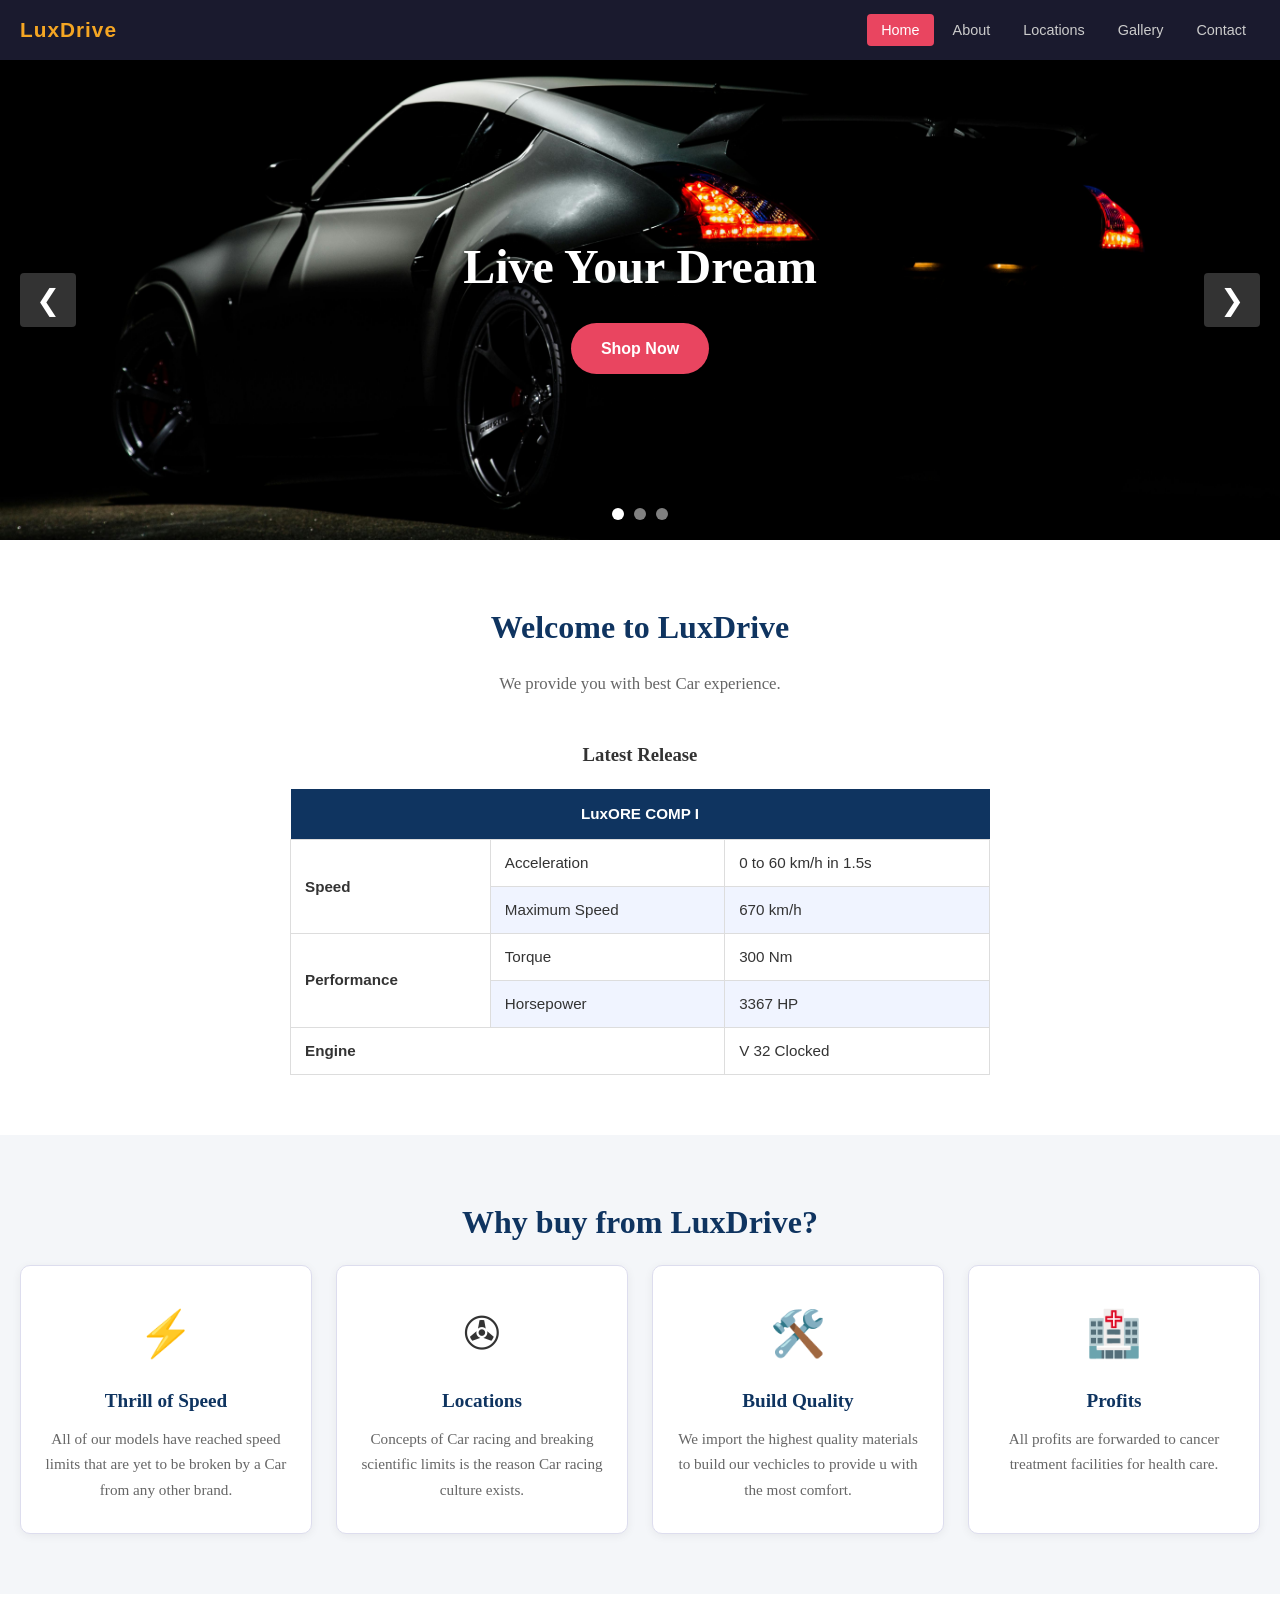
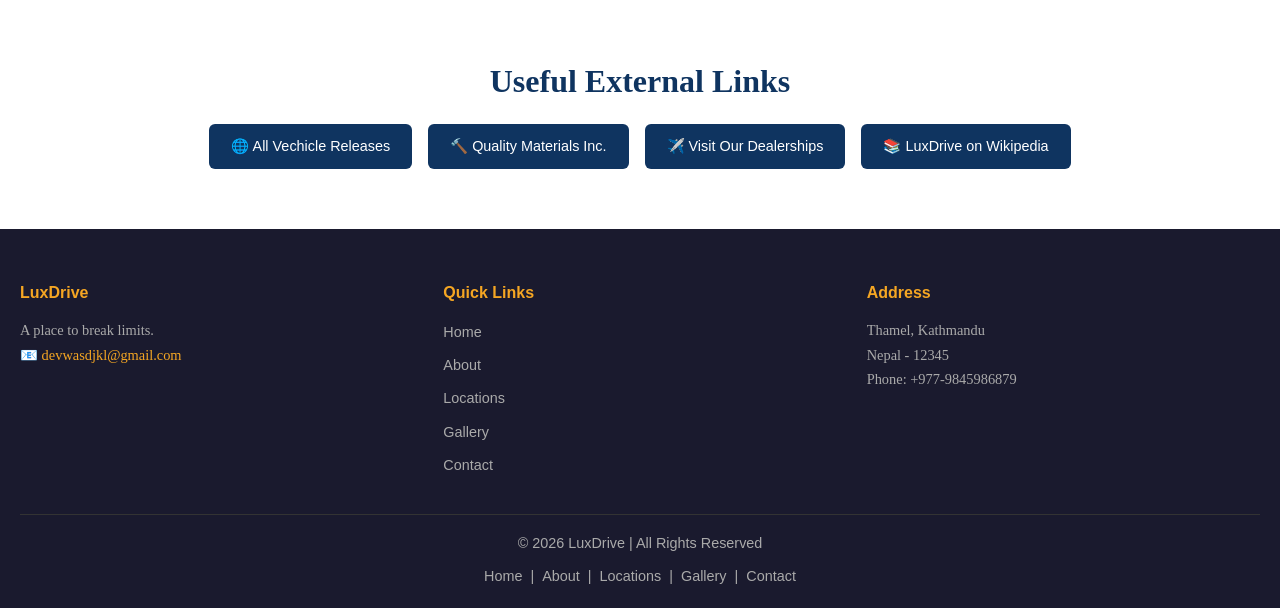
<file: index.html>
<!DOCTYPE html>
<html lang="en">
<head>
  <meta charset="UTF-8" />
  <meta name="viewport" content="width=device-width, initial-scale=1.0"/>
  <title>LuxDrive - Home</title>
  <link rel="stylesheet" href="style.css" />
</head>
<body>

  <!-- NAVIGATION -->
  <nav class="navbar">
    <div class="nav-container">
      <div class="logo">LuxDrive</div>
      <ul class="nav-links">
        <li><a href="index.html" class="active">Home</a></li>
        <li><a href="about.html">About</a></li>
        <li><a href="Locations.html">Locations</a></li>
        <li><a href="gallery.html">Gallery</a></li>
        <li><a href="contact.html">Contact</a></li>
      </ul>
    </div>
  </nav>

  <!-- IMAGE SLIDER / BANNER -->
  <section class="slider">
    <div class="slides">
      <div class="slide active" style="background-image: url('Car2.jpg'); background-size: cover; background-position: center;">
        <div class="slide-content">
          <h1>Live Your Dream</h1>
          <a href="Locations.html" class="btn">Shop Now</a>
        </div>
      </div>
      <div class="slide" style="background-image: url('Car.jpg'); background-size: cover; background-position: center;">
        <div class="slide-content">
          <h1>Discover Your Dream</h1>
          <a href="about.html" class="btn">Learn More</a>
        </div>
      </div>
      <div class="slide" style="background-image: url('Car3.jpg'); background-size: cover; background-position: center;">
        <div class="slide-content">
          <h1>Find Your Dream</h1>
          <a href="gallery.html" class="btn">See Gallery</a>
        </div>
      </div>
    </div>
    <button class="slider-btn prev" onclick="changeSlide(-1)">&#10094;</button>
    <button class="slider-btn next" onclick="changeSlide(1)">&#10095;</button>
    <div class="dots">
      <span class="dot active" onclick="goToSlide(0)"></span>
      <span class="dot" onclick="goToSlide(1)"></span>
      <span class="dot" onclick="goToSlide(2)"></span>
    </div>
  </section>

  <!-- WELCOME SECTION -->
  <section class="section">
    <div class="container">
      <h2 class="section-title">Welcome to LuxDrive</h2>
      <p class="section-desc">We provide you with best Car experience.</p>

      <!-- HIGHLIGHTS TABLE with colspan/rowspan -->
      <h3 style="text-align:center; margin: 1em;">Latest Release</h3>
      <div class="table-wrap">
        <table class="info-table">
          <thead>
            <tr>
              <th colspan="3">LuxORE COMP I</th>
            </tr>
          </thead>
          <tbody>
            <tr>
              <td rowspan="2"><strong>Speed</strong></td>
              <td>Acceleration</td>
              <td>0 to 60 km/h in 1.5s</td>

            </tr>
            <tr>
              <td>Maximum Speed</td>
              <td>670 km/h</td>
            </tr>
            <tr>
              <td rowspan="2"><strong>Performance</strong></td>
              <td>Torque</td>
              <td>300 Nm</td>
            </tr>
            <tr>
              <td>Horsepower</td>
              <td>3367 HP</td>
            </tr>
            <tr>
              <td colspan="2"><strong>Engine</strong></td>
              <td>V 32 Clocked</td>
            </tr>
          </tbody>
        </table>
      </div>
    </div>
  </section>

  <!-- FEATURE CARDS -->
  <section class="section bg-light">
    <div class="container">
      <h2 class="section-title">Why buy from LuxDrive?</h2>
      <div class="cards">
        <div class="card">
          <div class="card-icon">⚡</div>
          <h3>Thrill of Speed</h3>
          <p>All of our models have reached speed limits that are yet to be broken by a Car from any other brand.</p>
        </div>
        <div class="card">
          <div class="card-icon">✇</div>
          <h3>Locations</h3>
          <p>Concepts of Car racing and breaking scientific limits is the reason Car racing culture exists.</p>
        </div>
        <div class="card">
          <div class="card-icon">🛠️</div>
          <h3>Build Quality</h3>
          <p>We import the highest quality materials to build our vechicles to provide u with the most comfort.</p>
        </div>
        <div class="card">
          <div class="card-icon">🏥</div>
          <h3>Profits</h3>
          <p>All profits are forwarded to cancer treatment facilities for health care.</p>
        </div>
      </div>
    </div>
  </section>

  <!-- EXTERNAL LINKS -->
  <section class="section">
    <div class="container">
      <h2 class="section-title">Useful External Links</h2>
      <div class="ext-links">
        <a href="https://www.supercars.net/blog/full-model-list/concept-car-database/" target="_blank" class="ext-link">🌐 All Vechicle Releases</a>
        <a href="https://www.alibaba.com/showroom/pure-metals-and-alloys.html" target="_blank" class="ext-link">🔨 Quality Materials Inc.</a>
        <a href="https://bmw-laxmi.com.np/" target="_blank" class="ext-link">✈️ Visit Our Dealerships</a>
        <a href="https://en.wikipedia.org/wiki/Batmobile" target="_blank" class="ext-link">📚 LuxDrive on Wikipedia</a>
      </div>
    </div>
  </section>

  <!-- FOOTER -->
  <footer class="footer">
    <div class="container">
      <div class="footer-grid">
        <div>
          <h4>LuxDrive</h4>
          <p>A place to break limits.</p>
          <p>📧 <a href="mailto:devwasdjkl@gmail.com" class="footer-link">devwasdjkl@gmail.com</a></p>
        </div>
        <div>
          <h4>Quick Links</h4>
          <ul class="footer-nav">
            <li><a href="index.html">Home</a></li>
            <li><a href="about.html">About</a></li>
            <li><a href="Locations.html">Locations</a></li>
            <li><a href="gallery.html">Gallery</a></li>
            <li><a href="contact.html">Contact</a></li>
          </ul>
        </div>
        <div>
          <h4>Address</h4>
          <p>Thamel, Kathmandu<br/>Nepal - 12345<br/>Phone: +977-9845986879</p>
        </div>
      </div>
      <div class="footer-bottom">
        <p>© 2026 LuxDrive | All Rights Reserved</p>
        <p class="text-nav">
          <a href="index.html">Home</a> |
          <a href="about.html">About</a> |
          <a href="Locations.html">Locations</a> |
          <a href="gallery.html">Gallery</a> |
          <a href="contact.html">Contact</a>
        </p>
      </div>
    </div>
  </footer>

  <script src="slider.js"></script>
</body>
</html>
</file>
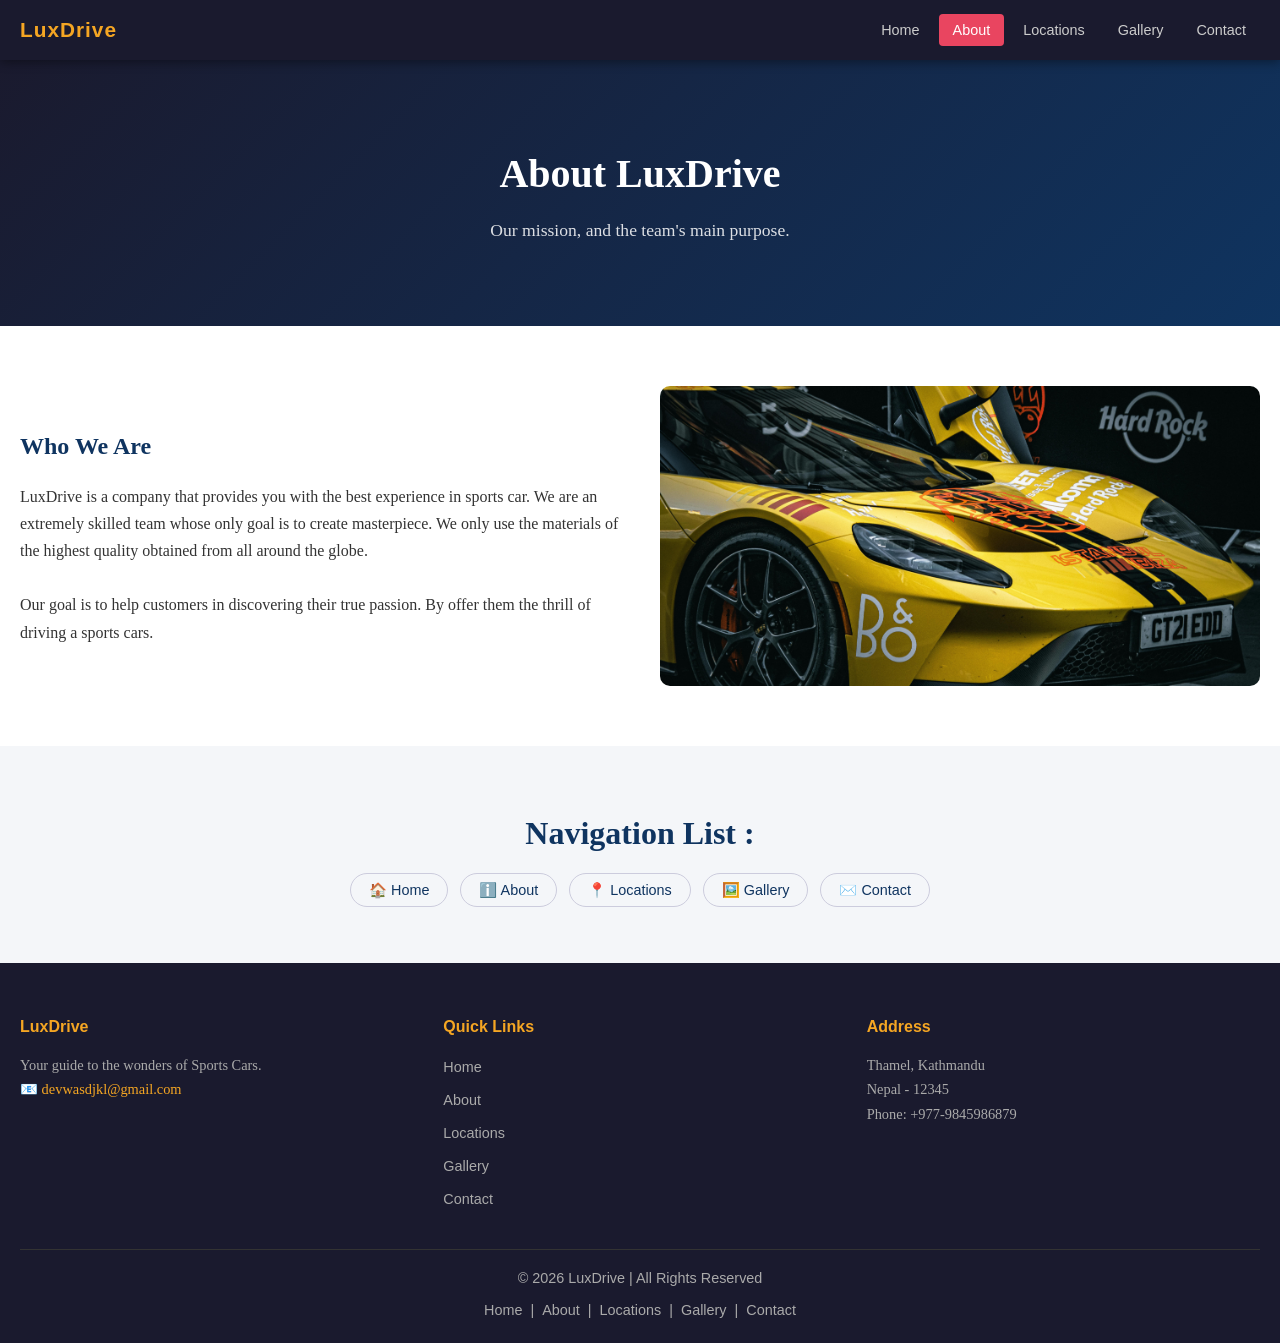
<file: about.html>
<!DOCTYPE html>
<html lang="en">
<head>
  <meta charset="UTF-8"/>
  <meta name="viewport" content="width=device-width, initial-scale=1.0"/>
  <title>LuxDrive - About</title>
  <link rel="stylesheet" href="style.css"/>
</head>
<body>

  <!-- NAVIGATION -->
  <nav class="navbar">
    <div class="nav-container">
      <div class="logo">LuxDrive</div>
      <ul class="nav-links">
        <li><a href="index.html">Home</a></li>
        <li><a href="about.html" class="active">About</a></li>
        <li><a href="Locations.html">Locations</a></li>
        <li><a href="gallery.html">Gallery</a></li>
        <li><a href="contact.html">Contact</a></li>
      </ul>
    </div>
  </nav>

  <!-- PAGE HERO -->
  <div class="page-hero">
    <h1>About LuxDrive</h1>
    <p>Our mission, and the team's main purpose.</p>
  </div>

  <!-- ABOUT CONTENT -->
  <section class="section">
    <div class="container">
      <div class="about-grid">
        <div>
          <h2 style="color:var(--primary); margin-bottom:1rem;">Who We Are</h2>
          <p>LuxDrive is a company that provides you with the best experience in sports car. We are an extremely skilled team whose only goal is to create masterpiece. We only use the materials of the highest quality obtained from all around the globe.</p>
          <br/>
          <p>Our goal is to help customers in discovering their true passion. By offer them the thrill of driving a sports cars.</p>
          
        </div>
        <div class="about-img-placeholder">
        </div>
      </div>
    </div>
  </section>

  <!-- SITE MAP (Local Navigation) -->
  <section class="section bg-light">
    <div class="container">
      <h2 class="section-title">Navigation List : </h2>
      <ul class="sitemap-list">
        <li><a href="index.html">🏠 Home</a></li>
        <li><a href="about.html">ℹ️ About</a></li>
        <li><a href="Locations.html">📍 Locations </a></li>
        <li><a href="gallery.html">🖼️ Gallery</a></li>
        <li><a href="contact.html">✉️ Contact</a></li>
      </ul>
    </div>
  </section>

  <!-- FOOTER -->
  <footer class="footer">
    <div class="container">
      <div class="footer-grid">
        <div>
          <h4>LuxDrive</h4>
          <p>Your guide to the wonders of Sports Cars.</p>
          <p>📧 <a href="mailto:devwasdjkl@gmail.com" class="footer-link">devwasdjkl@gmail.com</a></p>
        </div>
        <div>
          <h4>Quick Links</h4>
          <ul class="footer-nav">
            <li><a href="index.html">Home</a></li>
            <li><a href="about.html">About</a></li>
            <li><a href="Locations.html">Locations</a></li>
            <li><a href="gallery.html">Gallery</a></li>
            <li><a href="contact.html">Contact</a></li>
          </ul>
        </div>
        <div>
          <h4>Address</h4>
          <p>Thamel, Kathmandu<br/>Nepal - 12345<br/>Phone: +977-9845986879</p>
        </div>
      </div>
      <div class="footer-bottom">
        <p>© 2026 LuxDrive | All Rights Reserved</p>
        <p class="text-nav">
          <a href="index.html">Home</a> |
          <a href="about.html">About</a> |
          <a href="Locations.html">Locations</a> |
          <a href="gallery.html">Gallery</a> |
          <a href="contact.html">Contact</a>
        </p>
      </div>
    </div>
  </footer>

</body>
</html>
</file>
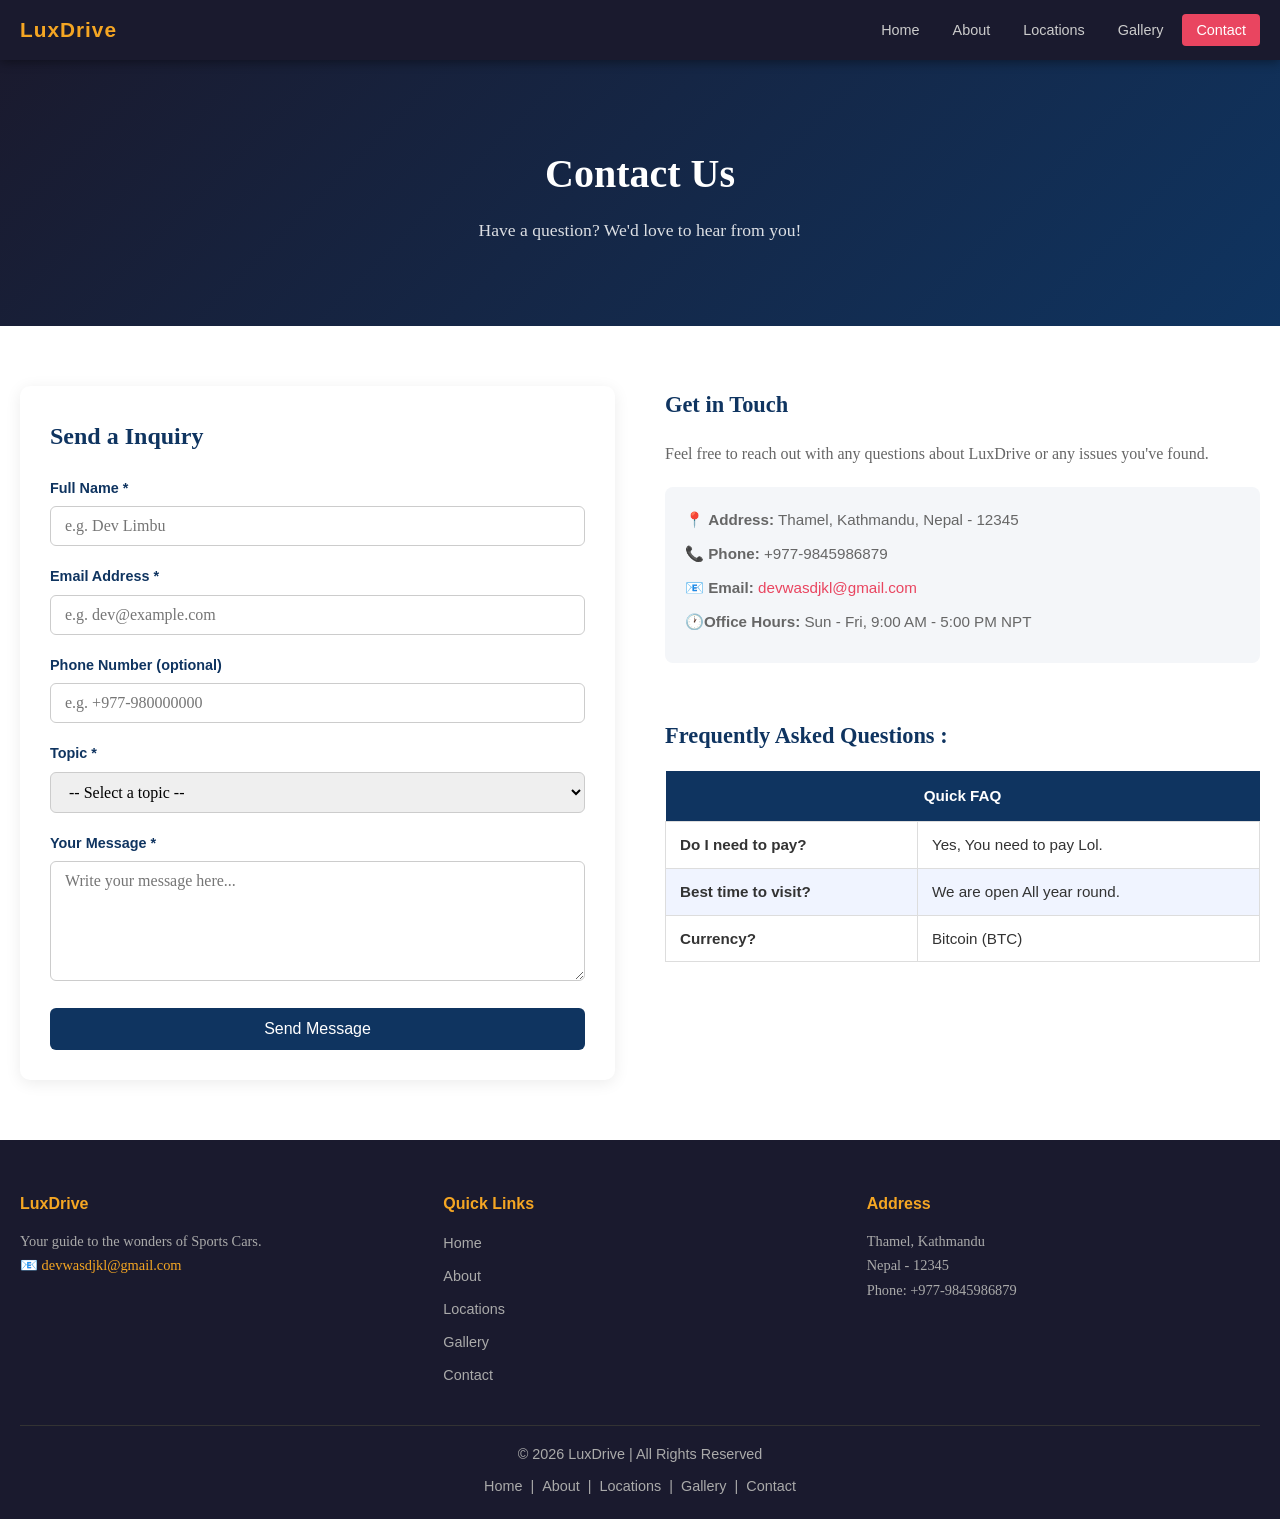
<file: contact.html>
<!DOCTYPE html>
<html lang="en">
<head>
  <meta charset="UTF-8"/>
  <meta name="viewport" content="width=device-width, initial-scale=1.0"/>
  <title>LuxDrive - Contact</title>
  <link rel="stylesheet" href="style.css"/>
</head>
<body>

  <!-- NAVIGATION -->
  <nav class="navbar">
    <div class="nav-container">
      <div class="logo">LuxDrive</div>
      <ul class="nav-links">
        <li><a href="index.html">Home</a></li>
        <li><a href="about.html">About</a></li>
        <li><a href="Locations.html">Locations</a></li>
        <li><a href="gallery.html">Gallery</a></li>
        <li><a href="contact.html" class="active">Contact</a></li>
      </ul>
    </div>
  </nav>

  <!-- PAGE HERO -->
  <div class="page-hero">
    <h1>Contact Us</h1>
    <p>Have a question? We'd love to hear from you!</p>
  </div>

  <!-- CONTACT SECTION -->
  <section class="section">
    <div class="container">
      <div class="contact-wrap">

        <!-- CONTACT FORM -->
        <div class="contact-form">
          <h2 style="color:var(--primary); margin-bottom:1.2rem;">Send a Inquiry</h2>

          <!-- Full Name -->
          <div class="form-group">
            <label for="fullname">Full Name *</label>
            <input type="text" id="fullname" placeholder="e.g. Dev Limbu"/>
            <p class="error-msg" id="err-name">Please enter your full name.</p>
          </div>

          <!-- Email -->
          <div class="form-group">
            <label for="email">Email Address *</label>
            <input type="text" id="email" placeholder="e.g. dev@example.com"/>
            <p class="error-msg" id="err-email">Please enter a valid email address.</p>
          </div>

          <!-- Phone -->
          <div class="form-group">
            <label for="phone">Phone Number (optional)</label>
            <input type="text" id="phone" placeholder="e.g. +977-980000000"/>
            <p class="error-msg" id="err-phone">Phone must be digits only (7-15 numbers).</p>
          </div>

          <!-- Topic -->
          <div class="form-group">
            <label for="topic">Topic *</label>
            <select id="topic">
              <option value="">-- Select a topic --</option>
              <option value="travel">Price Inquiry</option>
              <option value="trekking">Vechile Information</option>
              <option value="feedback">Website Feedback</option>
              <option value="other">Others</option>
            </select>
            <p class="error-msg" id="err-topic">Please select a topic.</p>
          </div>

          <!-- Message -->
          <div class="form-group">
            <label for="message">Your Message *</label>
            <textarea id="message" placeholder="Write your message here..."></textarea>
            <p class="error-msg" id="err-message">Please enter a message (at least 10 characters).</p>
          </div>

          <!-- Submit Button -->
          <button class="submit-btn" onclick="validateForm()">Send Message</button>

          <!-- Success Message -->
          <div class="success-msg" id="success-msg">
            ✅ Thank you! Your message has been sent. We will get back to you soon.
          </div>
        </div>

        <!-- CONTACT INFO -->
        <div class="contact-info">
          <h3>Get in Touch</h3>
          <p>Feel free to reach out with any questions about LuxDrive or any issues you've found.</p>

          <div class="info-box">
            <p>📍 <strong>Address:</strong> Thamel, Kathmandu, Nepal - 12345</p>
            <p>📞 <strong>Phone:</strong> +977-9845986879</p>
            <p>📧 <strong>Email:</strong>
              <a href="mailto:info@nepalexplorer.com">devwasdjkl@gmail.com</a>
            </p>
            <p>🕐<strong>Office Hours:</strong> Sun - Fri, 9:00 AM - 5:00 PM NPT</p>
          </div>
          <br/>

          <br/>
          <h3>Frequently Asked Questions :</h3>
          <div class="table-wrap">
            <table class="info-table">
              <thead>
                <tr><th colspan="2">Quick FAQ</th></tr>
              </thead>
              <tbody>
                <tr>
                  <td><strong>Do I need to pay?</strong></td>
                  <td>Yes, You need to pay Lol.</td>
                </tr>
                <tr>
                  <td><strong>Best time to visit?</strong></td>
                  <td>We are open All year round.</td>
                </tr>
                <tr>
                  <td><strong>Currency?</strong></td>
                  <td>Bitcoin (BTC)</td>
                </tr>
              </tbody>
            </table>
          </div>
        </div>

      </div>
    </div>
  </section>

  <!-- FOOTER -->
  <footer class="footer">
    <div class="container">
      <div class="footer-grid">
        <div>
          <h4>LuxDrive</h4>
          <p>Your guide to the wonders of Sports Cars.</p>
          <p>📧 <a href="mailto:devwasdjkl@gmail.com" class="footer-link">devwasdjkl@gmail.com</a></p>
        </div>
        <div>
          <h4>Quick Links</h4>
          <ul class="footer-nav">
            <li><a href="index.html">Home</a></li>
            <li><a href="about.html">About</a></li>
            <li><a href="Locations.html">Locations</a></li>
            <li><a href="gallery.html">Gallery</a></li>
            <li><a href="contact.html">Contact</a></li>
          </ul>
        </div>
        <div>
          <h4>Address</h4>
          <p>Thamel, Kathmandu<br/>Nepal - 12345<br/>Phone: +977-9845986879</p>
        </div>
      </div>
      <div class="footer-bottom">
        <p>© 2026 LuxDrive | All Rights Reserved</p>
        <p class="text-nav">
          <a href="index.html">Home</a> |
          <a href="about.html">About</a> |
          <a href="Locations.html">Locations</a> |
          <a href="gallery.html">Gallery</a> |
          <a href="contact.html">Contact</a>
        </p>
      </div>
    </div>
  </footer>

  <!-- ===== CONTACT FORM VALIDATION (JavaScript) ===== -->
  <script>
    function validateForm() {
      var isValid = true;

      // Helper: show or hide an error message
      function showError(id, show) {
        document.getElementById(id).style.display = show ? 'block' : 'none';
      }

      // 1. Full Name — must not be empty
      var name = document.getElementById('fullname').value.trim();
      if (name === '') {
        showError('err-name', true);
        isValid = false;
      } else {
        showError('err-name', false);
      }

      // 2. Email — must match basic email format
      var email = document.getElementById('email').value.trim();
      var emailPattern = /^[^\s@]+@[^\s@]+\.[^\s@]+$/;
      if (!emailPattern.test(email)) {
        showError('err-email', true);
        isValid = false;
      } else {
        showError('err-email', false);
      }

      // 3. Phone — optional, but if filled must be 7-15 digits
      var phone = document.getElementById('phone').value.trim();
      if (phone !== '') {
        var phoneClean = phone.replace(/[\s\-\+]/g, ''); // remove spaces, dashes, plus
        var phonePattern = /^\d{7,15}$/;
        if (!phonePattern.test(phoneClean)) {
          showError('err-phone', true);
          isValid = false;
        } else {
          showError('err-phone', false);
        }
      } else {
        showError('err-phone', false);
      }

      // 4. Topic — must select one
      var topic = document.getElementById('topic').value;
      if (topic === '') {
        showError('err-topic', true);
        isValid = false;
      } else {
        showError('err-topic', false);
      }

      // 5. Message — must be at least 10 characters
      var message = document.getElementById('message').value.trim();
      if (message.length < 10) {
        showError('err-message', true);
        isValid = false;
      } else {
        showError('err-message', false);
      }

      // If all valid, show success message
      if (isValid) {
        document.getElementById('success-msg').style.display = 'block';
        // Reset the form
        document.getElementById('fullname').value  = '';
        document.getElementById('email').value = '';
        document.getElementById('phone').value = '';
        document.getElementById('topic').value = '';
        document.getElementById('message').value = '';
      } else {
        document.getElementById('success-msg').style.display = 'none';
      }
    }
  </script>

</body>
</html>
</file>
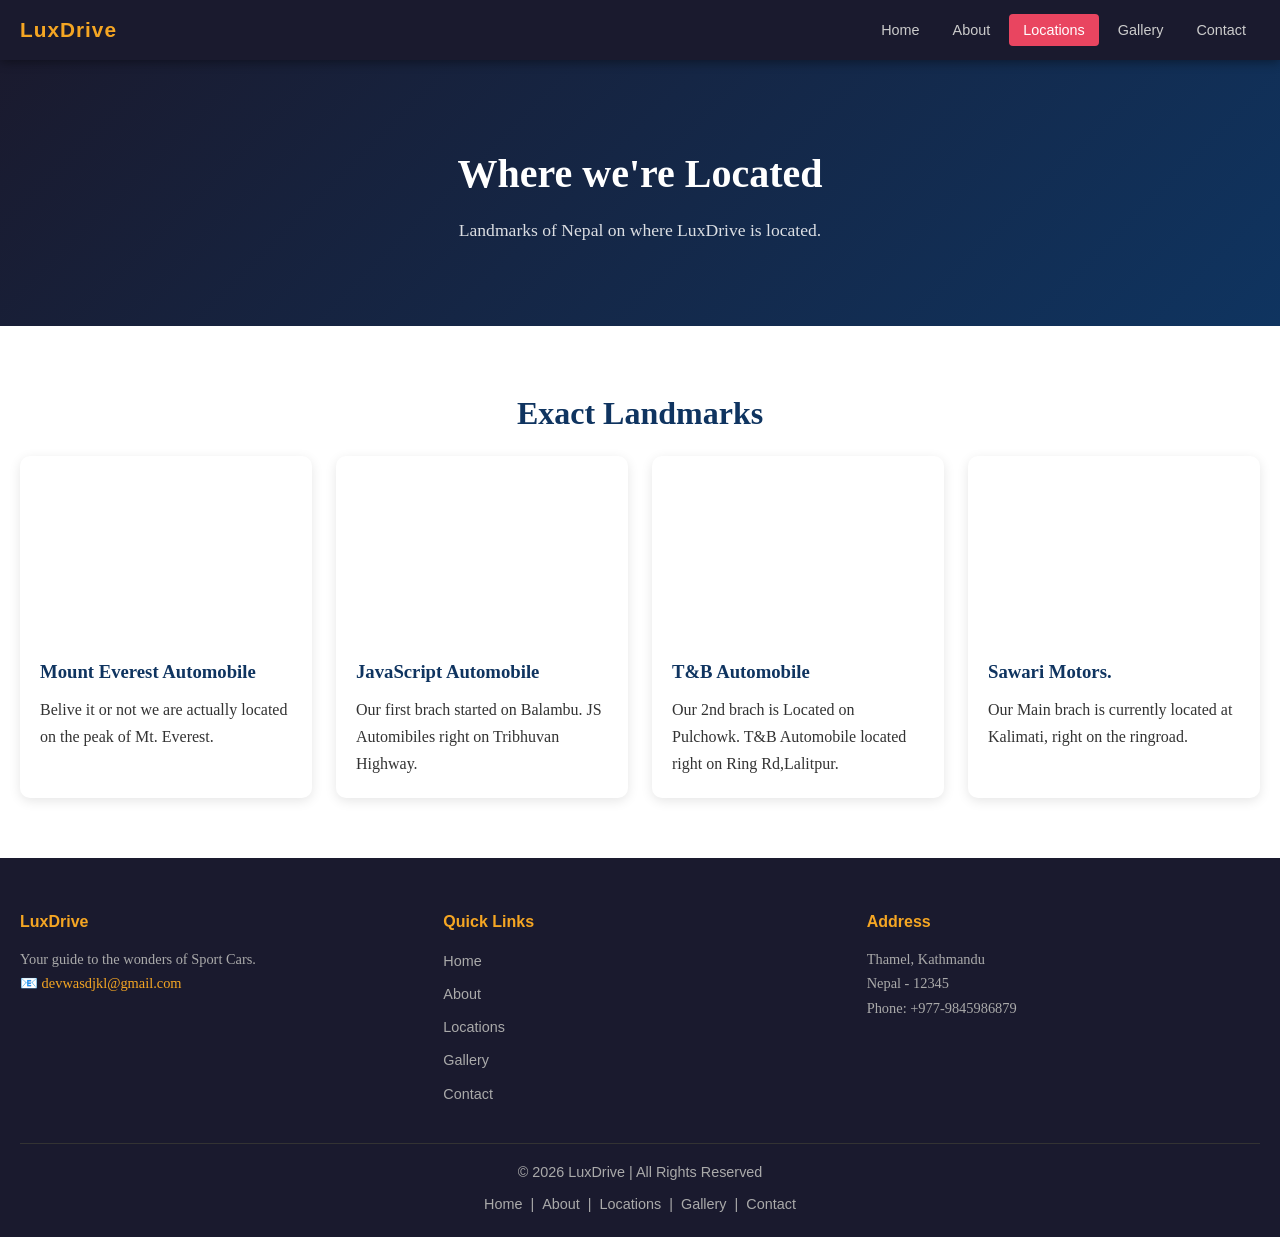
<file: Locations.html>
<!DOCTYPE html>
<html lang="en">
<head>
  <meta charset="UTF-8"/>
  <meta name="viewport" content="width=device-width, initial-scale=1.0"/>
  <title>LuxDrive - Locations</title>
  <link rel="stylesheet" href="style.css"/>
</head>
<body>

  <!-- NAVIGATION -->
  <nav class="navbar">
    <div class="nav-container">
      <div class="logo">LuxDrive</div>
      <ul class="nav-links">
        <li><a href="index.html">Home</a></li>
        <li><a href="about.html">About</a></li>
        <li><a href="Locations.html" class="active">Locations</a></li>
        <li><a href="gallery.html">Gallery</a></li>
        <li><a href="contact.html">Contact</a></li>
      </ul>
    </div>
  </nav>

  <!-- PAGE HERO -->
  <div class="page-hero">
    <h1>Where we're Located</h1>
    <p>Landmarks of Nepal on where LuxDrive is located.</p>
  </div>

  <!-- DESTINATIONS -->
  <section class="section">
    <div class="container">
      <h2 class="section-title">Exact Landmarks</h2>
      <div class="dest-cards">

        <div class="dest-card">
          <div class="dest-img">
            <iframe
              src="https://www.google.com/maps?q=Mount Everest&output=embed"
              width="100%"
              height="180"
              style="border:0;">
            </iframe>
          </div>
          <div class="dest-body">
            <h3>Mount Everest Automobile</h3>
            <p>Belive it or not we are actually located on the peak of Mt. Everest.</p>
          </div>
        </div>

        <div class="dest-card">
          <div class="dest-img" ><iframe
              src="https://www.google.com/maps/embed?pb=!1m18!1m12!1m3!1d3532.974102710914!2d85.2437963336706!3d27.68719528331652!2m3!1f0!2f0!3f0!3m2!1i1024!2i768!4f13.1!3m3!1m2!1s0x39eb22ec269addb7%3A0xe96a4c171c924313!2sJS%20Automobiles%20PVT.LTD!5e0!3m2!1sen!2snp!4v1776501318980!5m2!1sen!2snp"
              width="100%"
              height="180"
              style="border:0;">
            </iframe>
            </div>
          <div class="dest-body">
            <h3>JavaScript Automobile</h3>
            <p>Our first brach started on Balambu. JS Automibiles right on Tribhuvan Highway.</p>
          </div>
        </div>

        <div class="dest-card">
          <div class="dest-img" >
            <iframe
              src="https://www.google.com/maps/embed?pb=!1m18!1m12!1m3!1d14132.288113111199!2d85.29367676977539!3d27.684168600000014!2m3!1f0!2f0!3f0!3m2!1i1024!2i768!4f13.1!3m3!1m2!1s0x39eb19d11ec056b9%3A0xffcc4ffbd640471f!2sTripathi%20and%20Brothers%20Automobiles%20Private%20limited!5e0!3m2!1sen!2snp!4v1776501394466!5m2!1sen!2snp"
              width="100%"
              height="180"
              style="border:0;">
            </iframe>
          </div>
          <div class="dest-body">
            <h3>T&B Automobile</h3>
            <p>Our 2nd brach is Located on Pulchowk. T&B Automobile located right on Ring Rd,Lalitpur.</p>
          </div>
        </div>

        <div class="dest-card">
          <div class="dest-img" >
            <iframe
              src="https://www.google.com/maps/embed?pb=!1m18!1m12!1m3!1d14130.491762002079!2d85.28870186977541!3d27.698046500000004!2m3!1f0!2f0!3f0!3m2!1i1024!2i768!4f13.1!3m3!1m2!1s0x39eb19dd53a0664b%3A0x8d06e6d1666e9e5d!2sSawari%20Motors%20pvt.ltd.!5e0!3m2!1sen!2snp!4v1776501451865!5m2!1sen!2snp"
              width="100%"
              height="180"
              style="border:0;">
            </iframe>
          </div>
          <div class="dest-body">
            <h3>Sawari Motors.</h3>
            <p>Our Main brach is currently located at Kalimati, right on the ringroad.</p>
          </div>
        </div>
      </div>
    </div>
  </section>

  <!-- FOOTER -->
  <footer class="footer">
    <div class="container">
      <div class="footer-grid">
        <div>
          <h4>LuxDrive</h4>
          <p>Your guide to the wonders of Sport Cars.</p>
          <p>📧 <a href="mailto:devwasdjkl@gmail.com" class="footer-link">devwasdjkl@gmail.com</a></p>
        </div>
        <div>
          <h4>Quick Links</h4>
          <ul class="footer-nav">
            <li><a href="index.html">Home</a></li>
            <li><a href="about.html">About</a></li>
            <li><a href="Locations.html">Locations</a></li>
            <li><a href="gallery.html">Gallery</a></li>
            <li><a href="contact.html">Contact</a></li>
          </ul>
        </div>
        <div>
          <h4>Address</h4>
          <p>Thamel, Kathmandu<br/>Nepal - 12345<br/>Phone: +977-9845986879</p>
        </div>
      </div>
      <div class="footer-bottom">
        <p>© 2026 LuxDrive | All Rights Reserved</p>
        <p class="text-nav">
          <a href="index.html">Home</a> |
          <a href="about.html">About</a> |
          <a href="Locations.html">Locations</a> |
          <a href="gallery.html">Gallery</a> |
          <a href="contact.html">Contact</a>
        </p>
      </div>
    </div>
  </footer>

</body>
</html>
</file>
<file: style.css>
/* ===== GLOBAL RESET & VARIABLES ===== */
* {
  margin: 0;
  padding: 0;
  box-sizing: border-box;
}

:root {
  --primary:   #0f3460;
  --accent:    #e94560;
  --gold:      #f5a623;
  --dark:      #1a1a2e;
  --light-bg:  #f4f6f9;
  --white:     #ffffff;
  --text:      #333333;
  --text-light:#666666;
  --max-width: 1320px;
  --font-main: Georgia, 'Times New Roman', serif;
  --font-ui:   Verdana, Geneva, sans-serif;
}

body {
  font-family: var(--font-main);
  color: var(--text);
  font-size: 16px;
  line-height: 1.7;
  background: var(--white);
}

a {
  color: var(--accent);
  text-decoration: none;
}

a:hover {
  color: var(--primary);
  text-decoration: underline;
}

a:visited {
  color: #9b2b3d;
}

/* ===== NAVBAR ===== */
.navbar {
  background: var(--dark);
  position: sticky;
  top: 0;
  z-index: 1000;
  box-shadow: 0 2px 10px rgba(0,0,0,0.4);
}

.nav-container {
  max-width: var(--max-width);
  margin: 0 auto;
  padding: 0 20px;
  display: flex;
  align-items: center;
  justify-content: space-between;
  height: 60px;
}

.logo {
  font-family: var(--font-ui);
  font-size: 1.3rem;
  font-weight: bold;
  color: var(--gold);
  letter-spacing: 1px;
}

.nav-links {
  list-style: none;
  display: flex;
  gap: 5px;
}

.nav-links a {
  color: #ccc;
  padding: 8px 14px;
  border-radius: 4px;
  font-family: var(--font-ui);
  font-size: 0.9rem;
  transition: all 0.2s;
}

.nav-links a:hover,
.nav-links a.active {
  background: var(--accent);
  color: var(--white);
  text-decoration: none;
}

.nav-links a:visited {
  color: #ccc;
}

.nav-links a:hover:visited,
.nav-links a.active:visited {
  color: var(--white);
}

/* ===== IMAGE SLIDER ===== */
.slider {
  position: relative;
  width: 100%;
  height: 480px;
  overflow: hidden;
}

.slides {
  width: 100%;
  height: 100%;
}

.slide {
  position: absolute;
  top: 0; left: 0;
  width: 100%;
  height: 100%;
  display: flex;
  align-items: center;
  justify-content: center;
  opacity: 0;
  transition: opacity 0.8s ease;
}

.slide.active {
  opacity: 1;
}

.slide-content {
  text-align: center;
  color: var(--white);
  padding: 20px;
}

.slide-content h1 {
  font-size: 3rem;
  margin-bottom: 1rem;
  text-shadow: 2px 2px 8px rgba(0,0,0,0.6);
}


.btn {
  background: var(--accent);
  color: var(--white) !important;
  padding: 12px 30px;
  border-radius: 30px;
  font-family: var(--font-ui);
  font-size: 1rem;
  font-weight: bold;
  transition: background 0.3s, transform 0.2s;
  display: inline-block;
}

.btn:hover {
  background: var(--gold);
  color: var(--dark) !important;
  text-decoration: none;
  transform: scale(1.05);
}

.slider-btn {
  position: absolute;
  top: 50%;
  transform: translateY(-50%);
  background: rgba(255,255,255,0.2);
  border: none;
  color: white;
  font-size: 1.8rem;
  padding: 10px 16px;
  cursor: pointer;
  border-radius: 4px;
  transition: background 0.3s;
  z-index: 10;
}

.slider-btn:hover {
  background: rgba(255,255,255,0.45);
}

.slider-btn.prev { left: 20px; }
.slider-btn.next { right: 20px; }

.dots {
  position: absolute;
  bottom: 20px;
  left: 50%;
  transform: translateX(-50%);
  display: flex;
  gap: 10px;
}

.dot {
  width: 12px;
  height: 12px;
  border-radius: 50%;
  background: rgba(255,255,255,0.5);
  cursor: pointer;
  transition: background 0.3s;
}

.dot.active {
  background: var(--white);
}

/* ===== SECTIONS ===== */
.section {
  padding: 60px 20px;
}

.bg-light {
  background: var(--light-bg);
}

.container {
  max-width: var(--max-width);
  margin: 0 auto;
}

.section-title {
  text-align: center;
  font-size: 2rem;
  color: var(--primary);
  margin-bottom: 1rem;
}

.section-desc {
  text-align: center;
  max-width: 750px;
  margin: 0 auto 2.5rem;
  color: var(--text-light);
  font-size: 1.05rem;
}

/* ===== TABLE ===== */
.table-wrap {
  overflow-x: auto;
}

.info-table {
  width: 100%;
  max-width: 700px;
  margin: 0 auto;
  border-collapse: collapse;
  font-family: var(--font-ui);
  font-size: 0.95rem;
}

.info-table th {
  background: var(--primary);
  color: var(--white);
  padding: 12px;
  text-align: center;
}

.info-table td {
  border: 1px solid #ddd;
  padding: 10px 14px;
}

.info-table tr:nth-child(even) td {
  background: #f0f4ff;
}

/* ===== CARDS ===== */
.cards {
  display: grid;
  grid-template-columns: repeat(auto-fit, minmax(220px, 1fr));
  gap: 24px;
}

.card {
  background: var(--white);
  border: 1px solid #dde;
  border-radius: 10px;
  padding: 30px 20px;
  text-align: center;
  box-shadow: 0 2px 10px rgba(0,0,0,0.06);
  transition: transform 0.2s, box-shadow 0.2s;
}

.card:hover {
  transform: translateY(-4px);
  box-shadow: 0 6px 20px rgba(0,0,0,0.12);
}

.card-icon {
  font-size: 2.8rem;
  margin-bottom: 0.8rem;
}

.card h3 {
  color: var(--primary);
  margin-bottom: 0.5rem;
  font-size: 1.2rem;
}

.card p {
  color: var(--text-light);
  font-size: 0.95rem;
}

/* ===== EXTERNAL LINKS ===== */
.ext-links {
  display: flex;
  flex-wrap: wrap;
  gap: 16px;
  justify-content: center;
}

.ext-link {
  background: var(--primary);
  color: var(--white) !important;
  padding: 10px 22px;
  border-radius: 6px;
  font-family: var(--font-ui);
  font-size: 0.9rem;
  transition: background 0.3s;
}

.ext-link:hover {
  background: var(--accent);
  text-decoration: none;
}

.ext-link:visited {
  color: var(--white) !important;
}

/* ===== PAGE HERO (inner pages) ===== */
.page-hero {
  background: linear-gradient(135deg, var(--dark), var(--primary));
  color: var(--white);
  text-align: center;
  padding: 80px 20px;
}

.page-hero h1 {
  font-size: 2.5rem;
  margin-bottom: 0.5rem;
}

.page-hero p {
  font-size: 1.1rem;
  opacity: 0.85;
}

/* ===== ABOUT PAGE ===== */
.about-grid {
  display: grid;
  grid-template-columns: 1fr 1fr;
  gap: 40px;
  align-items: center;
}

.about-img-placeholder {
  background-image: url("Car4.jpg");
  background-size: cover;
  background-position: center;
  border-radius: 10px;
  height: 300px;
  display: flex;
  align-items: center;
  justify-content: center;
  font-size: 5rem;
}

/* ===== DESTINATIONS PAGE ===== */
.dest-cards {
  display: grid;
  grid-template-columns: repeat(auto-fit, minmax(280px, 1fr));
  gap: 24px;
}

.dest-card {
  border-radius: 10px;
  overflow: hidden;
  box-shadow: 0 3px 12px rgba(0,0,0,0.1);
}

.dest-img {
  height: 180px;
  display: flex;
  align-items: center;
  justify-content: center;
  font-size: 4rem;
}

.dest-body {
  padding: 20px;
}

.dest-body h3 {
  color: var(--primary);
  margin-bottom: 0.5rem;
}

/* ===== CULTURE PAGE ===== */
.culture-grid {
  display: grid;
  grid-template-columns: repeat(auto-fit, minmax(250px, 1fr));
  gap: 24px;
}

.culture-item {
  background: var(--white);
  border-left: 4px solid var(--accent);
  padding: 20px;
  border-radius: 0 8px 8px 0;
  box-shadow: 0 2px 8px rgba(0,0,0,0.06);
}

.culture-item h3 {
  color: var(--primary);
  margin-bottom: 0.5rem;
}

/* ===== GALLERY PAGE ===== */
.gallery-grid {
  display: grid;
  grid-template-columns: repeat(auto-fill, minmax(200px, 1fr));
  gap: 16px;
}

.gallery-thumb {
  display: block;
  background: linear-gradient(135deg, #1a1a2e, #0f3460);
  border-radius: 8px;
  overflow: hidden;
  text-decoration: none;
  transition: transform 0.2s, box-shadow 0.2s;
  aspect-ratio: 1;
  display: flex;
  align-items: center;
  justify-content: center;
  flex-direction: column;
  color: white;
  font-size: 3rem;
}

.gallery-thumb:hover {
  transform: scale(1.04);
  box-shadow: 0 6px 20px rgba(0,0,0,0.3);
}

.gallery-thumb span.label {
  font-size: 0.85rem;
  font-family: var(--font-ui);
  margin-top: 8px;
  opacity: 0.8;
}

/* ===== CONTACT FORM ===== */
.contact-wrap {
  display: grid;
  grid-template-columns: 1fr 1fr;
  gap: 50px;
}

.contact-form {
  background: var(--white);
  padding: 30px;
  border-radius: 10px;
  box-shadow: 0 3px 16px rgba(0,0,0,0.08);
}

.form-group {
  margin-bottom: 18px;
}

.form-group label {
  display: block;
  margin-bottom: 6px;
  font-family: var(--font-ui);
  font-size: 0.9rem;
  font-weight: bold;
  color: var(--primary);
}

.form-group input,
.form-group textarea,
.form-group select {
  width: 100%;
  padding: 10px 14px;
  border: 1px solid #ccc;
  border-radius: 6px;
  font-size: 1rem;
  font-family: var(--font-main);
  transition: border-color 0.2s;
}

.form-group input:focus,
.form-group textarea:focus,
.form-group select:focus {
  border-color: var(--primary);
  outline: none;
}

.form-group textarea {
  height: 120px;
  resize: vertical;
}

.error-msg {
  color: var(--accent);
  font-size: 0.82rem;
  margin-top: 4px;
  display: none;
  font-family: var(--font-ui);
}

.submit-btn {
  background: var(--primary);
  color: var(--white);
  border: none;
  padding: 12px 32px;
  border-radius: 6px;
  font-size: 1rem;
  cursor: pointer;
  font-family: var(--font-ui);
  transition: background 0.3s;
  width: 100%;
}

.submit-btn:hover {
  background: var(--accent);
}

.success-msg {
  background: #d4edda;
  color: #155724;
  border: 1px solid #c3e6cb;
  padding: 14px;
  border-radius: 6px;
  margin-top: 16px;
  display: none;
  font-family: var(--font-ui);
}

.contact-info h3 {
  color: var(--primary);
  margin-bottom: 1rem;
  font-size: 1.4rem;
}

.contact-info p {
  margin-bottom: 1rem;
  color: var(--text-light);
}

.info-box {
  background: var(--light-bg);
  border-radius: 8px;
  padding: 20px;
  margin-top: 20px;
}

.info-box p {
  margin-bottom: 0.5rem;
  font-family: var(--font-ui);
  font-size: 0.95rem;
}

/* ===== SITEMAP (local nav example) ===== */
.sitemap-list {
  list-style: none;
  display: flex;
  flex-wrap: wrap;
  gap: 12px;
  justify-content: center;
}

.sitemap-list li a {
  background: var(--light-bg);
  border: 1px solid #ccd;
  padding: 8px 18px;
  border-radius: 20px;
  font-family: var(--font-ui);
  font-size: 0.9rem;
  color: var(--primary);
  transition: all 0.2s;
}

.sitemap-list li a:hover {
  background: var(--primary);
  color: white;
  text-decoration: none;
}

/* ===== FOOTER ===== */
.footer {
  background: var(--dark);
  color: #aaa;
  padding: 50px 20px 20px;
}

.footer-grid {
  max-width: var(--max-width);
  margin: 0 auto;
  display: grid;
  grid-template-columns: repeat(auto-fit, minmax(200px, 1fr));
  gap: 30px;
  margin-bottom: 30px;
}

.footer h4 {
  color: var(--gold);
  margin-bottom: 12px;
  font-family: var(--font-ui);
}

.footer p {
  font-size: 0.9rem;
  line-height: 1.7;
}

.footer-link {
  color: var(--gold);
}

.footer-link:hover {
  color: var(--accent);
}

.footer-nav {
  list-style: none;
}

.footer-nav li {
  margin-bottom: 6px;
}

.footer-nav a {
  color: #aaa;
  font-size: 0.9rem;
  font-family: var(--font-ui);
}

.footer-nav a:hover {
  color: var(--gold);
  text-decoration: none;
}

.footer-nav a:visited {
  color: #888;
}

.footer-bottom {
  max-width: var(--max-width);
  margin: 0 auto;
  border-top: 1px solid #333;
  padding-top: 16px;
  text-align: center;
  font-size: 0.85rem;
  font-family: var(--font-ui);
}

.text-nav {
  margin-top: 8px;
}

.text-nav a {
  color: #aaa;
  margin: 0 4px;
}

.text-nav a:hover {
  color: var(--gold);
}

/* ===== RESPONSIVE ===== */
@media (max-width: 768px) {
  .nav-links {
    gap: 2px;
  }
  .nav-links a {
    padding: 6px 8px;
    font-size: 0.8rem;
  }
  .slide-content h1 {
    font-size: 2rem;
  }
  .about-grid,
  .contact-wrap {
    grid-template-columns: 1fr;
  }
  .slider {
    height: 360px;
  }
}
</file>
